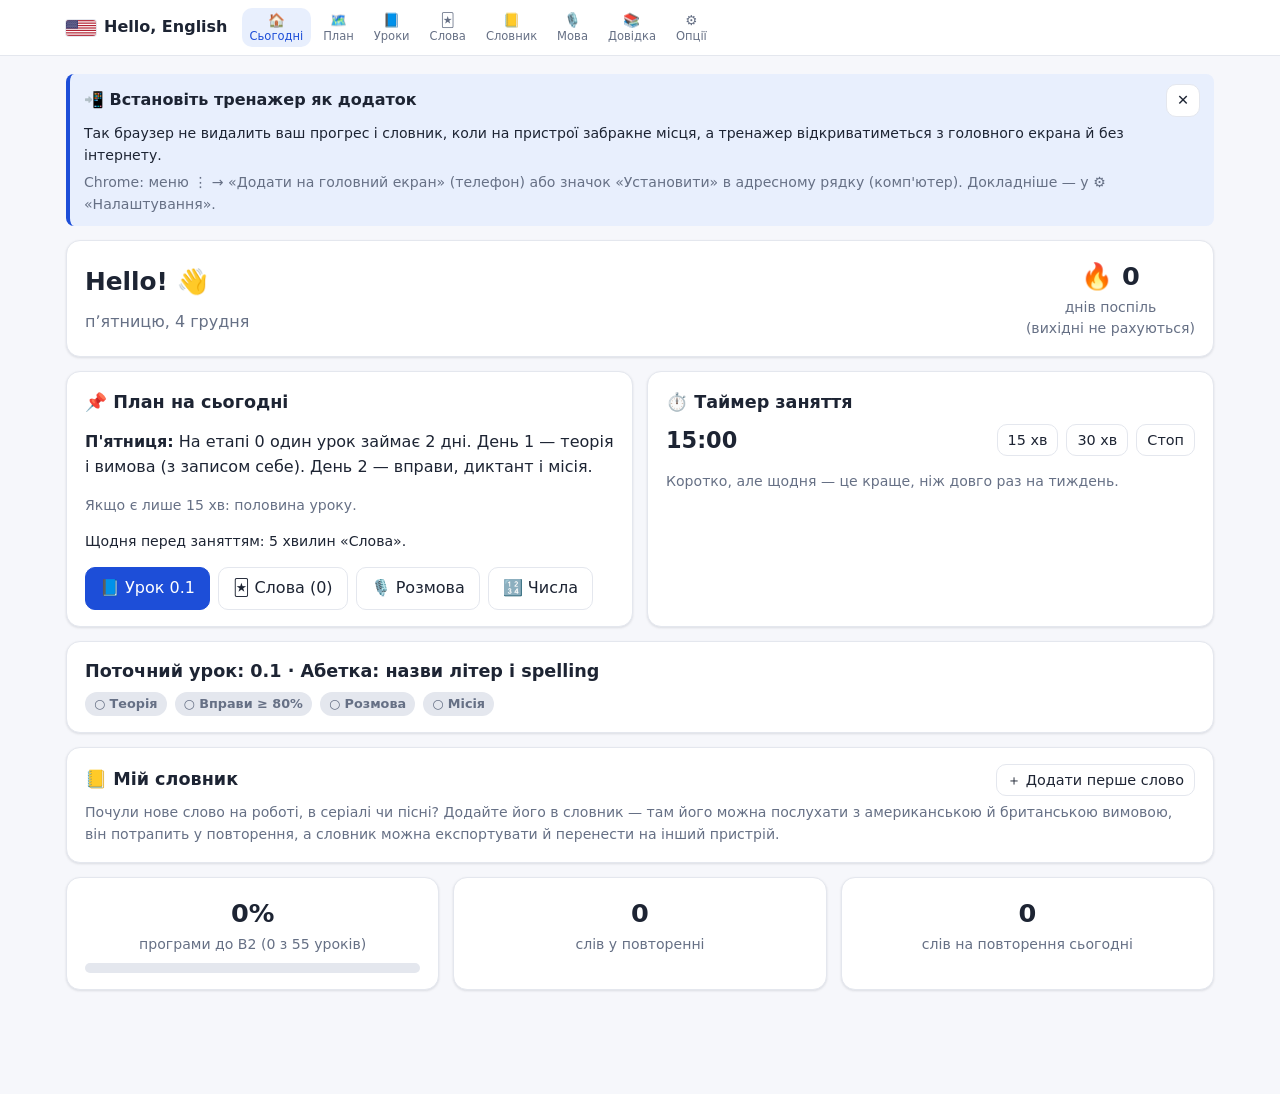
<file: src/index.html>
<!doctype html>
<html lang="uk">
<head>
<meta charset="utf-8">
<meta name="viewport" content="width=device-width,initial-scale=1,viewport-fit=cover">
<title>Hello, English — англійська з нуля до B2</title>
<meta name="description" content="Тренажер англійської мови з нуля до B2 для україномовних: уроки, вправи, слова, озвучення, мій словник.">
<meta name="theme-color" content="#ffffff" media="(prefers-color-scheme: light)">
<meta name="theme-color" content="#181e29" media="(prefers-color-scheme: dark)">
<!-- manifest, іконки й sw.js створює build.mjs у docs/; у src/ (розробка) їх немає, і це нормально -->
<link rel="manifest" href="manifest.webmanifest">
<link rel="apple-touch-icon" href="icons/apple-touch-icon.png">
<meta name="apple-mobile-web-app-title" content="Hello, EN">
<!-- Онлайн-голос (core.js → EN.TTS) і словниковий сервіс (dict.js) не мають отримувати адресу сторінки -->
<meta name="referrer" content="no-referrer">
<!-- Іконку вкладки views2.js → init() малює з прапора в шапці нижче, щоб малюнок жив в одному місці -->
<link rel="icon" href="data:,">
<link rel="stylesheet" href="styles.css">
</head>
<body>
<!-- Прапор США (Executive Order 10834): 19:10, 13 смуг, 50 зірок; з нього build.mjs малює іконки, а views2.js — іконку вкладки -->
<header class="top"><div class="top-inner"><a class="brand" href="#/today" style="text-decoration:none;color:inherit"><span class="logo" title="USA"><svg xmlns="http://www.w3.org/2000/svg" viewBox="0 0 1235 650" aria-hidden="true"><rect width="1235" height="650" fill="#b22234"/><g fill="#ffffff"><rect y="50" width="1235" height="50"/><rect y="150" width="1235" height="50"/><rect y="250" width="1235" height="50"/><rect y="350" width="1235" height="50"/><rect y="450" width="1235" height="50"/><rect y="550" width="1235" height="50"/></g><rect width="494" height="350" fill="#3c3b6e"/><g fill="#ffffff"><path d="M41 15.1L45.4 28.9L60 28.9L48.2 37.5L52.7 51.3L41 42.7L29.2 51.3L33.7 37.5L21.9 28.9L36.5 28.9Z"/><path d="M122.9 15.1L127.3 28.9L141.9 28.9L130.1 37.5L134.6 51.3L122.9 42.7L111.1 51.3L115.6 37.5L103.8 28.9L118.4 28.9Z"/><path d="M204.8 15.1L209.2 28.9L223.8 28.9L212 37.5L216.5 51.3L204.8 42.7L193 51.3L197.5 37.5L185.7 28.9L200.3 28.9Z"/><path d="M286.7 15.1L291.1 28.9L305.7 28.9L293.9 37.5L298.4 51.3L286.7 42.7L274.9 51.3L279.4 37.5L267.6 28.9L282.2 28.9Z"/><path d="M368.6 15.1L373 28.9L387.6 28.9L375.8 37.5L380.3 51.3L368.6 42.7L356.8 51.3L361.3 37.5L349.5 28.9L364.1 28.9Z"/><path d="M450.5 15.1L454.9 28.9L469.5 28.9L457.7 37.5L462.2 51.3L450.5 42.7L438.7 51.3L443.2 37.5L431.4 28.9L446 28.9Z"/><path d="M81.9 50.2L86.4 64L100.9 64L89.2 72.6L93.7 86.4L81.9 77.8L70.1 86.4L74.6 72.6L62.9 64L77.4 64Z"/><path d="M163.8 50.2L168.3 64L182.8 64L171.1 72.6L175.6 86.4L163.8 77.8L152 86.4L156.5 72.6L144.8 64L159.3 64Z"/><path d="M245.7 50.2L250.2 64L264.7 64L253 72.6L257.5 86.4L245.7 77.8L233.9 86.4L238.4 72.6L226.7 64L241.2 64Z"/><path d="M327.6 50.2L332.1 64L346.6 64L334.9 72.6L339.4 86.4L327.6 77.8L315.8 86.4L320.3 72.6L308.6 64L323.1 64Z"/><path d="M409.5 50.2L414 64L428.5 64L416.8 72.6L421.3 86.4L409.5 77.8L397.7 86.4L402.2 72.6L390.5 64L405 64Z"/><path d="M41 85.3L45.4 99.1L60 99.1L48.2 107.7L52.7 121.5L41 112.9L29.2 121.5L33.7 107.7L21.9 99.1L36.5 99.1Z"/><path d="M122.9 85.3L127.3 99.1L141.9 99.1L130.1 107.7L134.6 121.5L122.9 112.9L111.1 121.5L115.6 107.7L103.8 99.1L118.4 99.1Z"/><path d="M204.8 85.3L209.2 99.1L223.8 99.1L212 107.7L216.5 121.5L204.8 112.9L193 121.5L197.5 107.7L185.7 99.1L200.3 99.1Z"/><path d="M286.7 85.3L291.1 99.1L305.7 99.1L293.9 107.7L298.4 121.5L286.7 112.9L274.9 121.5L279.4 107.7L267.6 99.1L282.2 99.1Z"/><path d="M368.6 85.3L373 99.1L387.6 99.1L375.8 107.7L380.3 121.5L368.6 112.9L356.8 121.5L361.3 107.7L349.5 99.1L364.1 99.1Z"/><path d="M450.5 85.3L454.9 99.1L469.5 99.1L457.7 107.7L462.2 121.5L450.5 112.9L438.7 121.5L443.2 107.7L431.4 99.1L446 99.1Z"/><path d="M81.9 120.4L86.4 134.2L100.9 134.2L89.2 142.8L93.7 156.6L81.9 148L70.1 156.6L74.6 142.8L62.9 134.2L77.4 134.2Z"/><path d="M163.8 120.4L168.3 134.2L182.8 134.2L171.1 142.8L175.6 156.6L163.8 148L152 156.6L156.5 142.8L144.8 134.2L159.3 134.2Z"/><path d="M245.7 120.4L250.2 134.2L264.7 134.2L253 142.8L257.5 156.6L245.7 148L233.9 156.6L238.4 142.8L226.7 134.2L241.2 134.2Z"/><path d="M327.6 120.4L332.1 134.2L346.6 134.2L334.9 142.8L339.4 156.6L327.6 148L315.8 156.6L320.3 142.8L308.6 134.2L323.1 134.2Z"/><path d="M409.5 120.4L414 134.2L428.5 134.2L416.8 142.8L421.3 156.6L409.5 148L397.7 156.6L402.2 142.8L390.5 134.2L405 134.2Z"/><path d="M41 155.5L45.4 169.3L60 169.3L48.2 177.9L52.7 191.7L41 183.1L29.2 191.7L33.7 177.9L21.9 169.3L36.5 169.3Z"/><path d="M122.9 155.5L127.3 169.3L141.9 169.3L130.1 177.9L134.6 191.7L122.9 183.1L111.1 191.7L115.6 177.9L103.8 169.3L118.4 169.3Z"/><path d="M204.8 155.5L209.2 169.3L223.8 169.3L212 177.9L216.5 191.7L204.8 183.1L193 191.7L197.5 177.9L185.7 169.3L200.3 169.3Z"/><path d="M286.7 155.5L291.1 169.3L305.7 169.3L293.9 177.9L298.4 191.7L286.7 183.1L274.9 191.7L279.4 177.9L267.6 169.3L282.2 169.3Z"/><path d="M368.6 155.5L373 169.3L387.6 169.3L375.8 177.9L380.3 191.7L368.6 183.1L356.8 191.7L361.3 177.9L349.5 169.3L364.1 169.3Z"/><path d="M450.5 155.5L454.9 169.3L469.5 169.3L457.7 177.9L462.2 191.7L450.5 183.1L438.7 191.7L443.2 177.9L431.4 169.3L446 169.3Z"/><path d="M81.9 190.6L86.4 204.4L100.9 204.4L89.2 213L93.7 226.8L81.9 218.2L70.1 226.8L74.6 213L62.9 204.4L77.4 204.4Z"/><path d="M163.8 190.6L168.3 204.4L182.8 204.4L171.1 213L175.6 226.8L163.8 218.2L152 226.8L156.5 213L144.8 204.4L159.3 204.4Z"/><path d="M245.7 190.6L250.2 204.4L264.7 204.4L253 213L257.5 226.8L245.7 218.2L233.9 226.8L238.4 213L226.7 204.4L241.2 204.4Z"/><path d="M327.6 190.6L332.1 204.4L346.6 204.4L334.9 213L339.4 226.8L327.6 218.2L315.8 226.8L320.3 213L308.6 204.4L323.1 204.4Z"/><path d="M409.5 190.6L414 204.4L428.5 204.4L416.8 213L421.3 226.8L409.5 218.2L397.7 226.8L402.2 213L390.5 204.4L405 204.4Z"/><path d="M41 225.7L45.4 239.5L60 239.5L48.2 248.1L52.7 261.9L41 253.3L29.2 261.9L33.7 248.1L21.9 239.5L36.5 239.5Z"/><path d="M122.9 225.7L127.3 239.5L141.9 239.5L130.1 248.1L134.6 261.9L122.9 253.3L111.1 261.9L115.6 248.1L103.8 239.5L118.4 239.5Z"/><path d="M204.8 225.7L209.2 239.5L223.8 239.5L212 248.1L216.5 261.9L204.8 253.3L193 261.9L197.5 248.1L185.7 239.5L200.3 239.5Z"/><path d="M286.7 225.7L291.1 239.5L305.7 239.5L293.9 248.1L298.4 261.9L286.7 253.3L274.9 261.9L279.4 248.1L267.6 239.5L282.2 239.5Z"/><path d="M368.6 225.7L373 239.5L387.6 239.5L375.8 248.1L380.3 261.9L368.6 253.3L356.8 261.9L361.3 248.1L349.5 239.5L364.1 239.5Z"/><path d="M450.5 225.7L454.9 239.5L469.5 239.5L457.7 248.1L462.2 261.9L450.5 253.3L438.7 261.9L443.2 248.1L431.4 239.5L446 239.5Z"/><path d="M81.9 260.8L86.4 274.6L100.9 274.6L89.2 283.2L93.7 297L81.9 288.4L70.1 297L74.6 283.2L62.9 274.6L77.4 274.6Z"/><path d="M163.8 260.8L168.3 274.6L182.8 274.6L171.1 283.2L175.6 297L163.8 288.4L152 297L156.5 283.2L144.8 274.6L159.3 274.6Z"/><path d="M245.7 260.8L250.2 274.6L264.7 274.6L253 283.2L257.5 297L245.7 288.4L233.9 297L238.4 283.2L226.7 274.6L241.2 274.6Z"/><path d="M327.6 260.8L332.1 274.6L346.6 274.6L334.9 283.2L339.4 297L327.6 288.4L315.8 297L320.3 283.2L308.6 274.6L323.1 274.6Z"/><path d="M409.5 260.8L414 274.6L428.5 274.6L416.8 283.2L421.3 297L409.5 288.4L397.7 297L402.2 283.2L390.5 274.6L405 274.6Z"/><path d="M41 295.9L45.4 309.7L60 309.7L48.2 318.3L52.7 332.1L41 323.5L29.2 332.1L33.7 318.3L21.9 309.7L36.5 309.7Z"/><path d="M122.9 295.9L127.3 309.7L141.9 309.7L130.1 318.3L134.6 332.1L122.9 323.5L111.1 332.1L115.6 318.3L103.8 309.7L118.4 309.7Z"/><path d="M204.8 295.9L209.2 309.7L223.8 309.7L212 318.3L216.5 332.1L204.8 323.5L193 332.1L197.5 318.3L185.7 309.7L200.3 309.7Z"/><path d="M286.7 295.9L291.1 309.7L305.7 309.7L293.9 318.3L298.4 332.1L286.7 323.5L274.9 332.1L279.4 318.3L267.6 309.7L282.2 309.7Z"/><path d="M368.6 295.9L373 309.7L387.6 309.7L375.8 318.3L380.3 332.1L368.6 323.5L356.8 332.1L361.3 318.3L349.5 309.7L364.1 309.7Z"/><path d="M450.5 295.9L454.9 309.7L469.5 309.7L457.7 318.3L462.2 332.1L450.5 323.5L438.7 332.1L443.2 318.3L431.4 309.7L446 309.7Z"/></g></svg></span><span class="brand-name">Hello, English</span></a><nav class="tabs" id="nav"></nav></div></header>
<main id="view"><div class="card">Завантаження…</div></main>
<script src="core.js"></script>
<script src="gen.js"></script>
<script src="exercises.js"></script>
<script src="dict.js"></script>
<script src="data/lessons-a0.js"></script>
<script src="data/lessons-a1a.js"></script>
<script src="data/lessons-a1b.js"></script>
<script src="data/lessons-a2a.js"></script>
<script src="data/lessons-a2b.js"></script>
<script src="data/lessons-b1a.js"></script>
<script src="data/lessons-b1b.js"></script>
<script src="data/lessons-b2a.js"></script>
<script src="data/lessons-b2b.js"></script>
<script src="data/reference.js"></script>
<script src="data/program.js"></script>
<script src="data/resources.js"></script>
<script src="views.js"></script>
<script src="dictview.js"></script>
<script src="views2.js"></script>
</body>
</html>
</file>
<file: src/styles.css>
:root{
  --bg:#f6f7fb; --card:#fff; --text:#1d2433; --muted:#667085; --line:#e4e7ee;
  --blue:#1d4ed8; --blue-soft:#e8effd; --red:#dc2626; --red-soft:#fdecec;
  --green:#12805c; --green-soft:#e6f6ef; --amber:#b25e09; --amber-soft:#fff4e5;
  --radius:14px; --shadow:0 1px 3px rgba(16,24,40,.08),0 1px 2px rgba(16,24,40,.04);
}
@media (prefers-color-scheme:dark){
  :root{--bg:#10141c; --card:#181e29; --text:#e7eaf0; --muted:#98a2b3; --line:#2a3242;
    --blue:#8ab4f8; --blue-soft:#1b2a42; --red:#ff6b6b; --red-soft:#3a1d22;
    --green:#4cc38a; --green-soft:#16302a; --amber:#f0a44b; --amber-soft:#35281a;}
  /* У темній темі синій світлий, і білий текст на ньому майже не читається */
  .btn.primary,.subtabs button.active,.seg button.active{color:#0b1220}
}
*{box-sizing:border-box}
html,body{margin:0;padding:0}
body{font:16px/1.55 "Segoe UI",system-ui,-apple-system,Roboto,Arial,sans-serif;background:var(--bg);color:var(--text)}
a{color:var(--blue)}
h1,h2,h3,h4{line-height:1.25;margin:.2em 0 .5em}
h1{font-size:1.55rem} h2{font-size:1.3rem} h3{font-size:1.1rem} h4{font-size:1rem}
header.top{position:sticky;top:0;z-index:20;background:var(--card);border-bottom:1px solid var(--line)}
.top-inner{max-width:1180px;margin:0 auto;display:flex;align-items:center;gap:14px;padding:8px 16px}
.brand{font-weight:700;white-space:nowrap;display:flex;align-items:center;gap:8px}
.logo{display:inline-block;flex:none;width:30px;height:16px;border-radius:3px;overflow:hidden;box-shadow:0 0 0 1px var(--line)}
.logo svg{display:block;width:100%;height:100%}
nav.tabs{display:flex;gap:4px;overflow-x:auto;scrollbar-width:none}
nav.tabs a{padding:8px 10px;border-radius:10px;text-decoration:none;color:var(--muted);white-space:nowrap;font-weight:500}
nav.tabs a.active{background:var(--blue-soft);color:var(--blue)}
nav.tabs a .lbl-s{display:none}
main{max-width:1180px;margin:0 auto;padding:18px 16px 90px}
.card{background:var(--card);border:1px solid var(--line);border-radius:var(--radius);box-shadow:var(--shadow);padding:16px 18px;margin:0 0 14px}
.grid{display:grid;gap:14px}
.g2{grid-template-columns:repeat(auto-fit,minmax(280px,1fr))}
.g3{grid-template-columns:repeat(auto-fit,minmax(200px,1fr))}
.muted{color:var(--muted)} .small{font-size:.88rem} .center{text-align:center}
.row{display:flex;gap:8px;flex-wrap:wrap;align-items:center}
.spacer{flex:1}
.btn{display:inline-flex;align-items:center;gap:6px;border:1px solid var(--line);background:var(--card);color:var(--text);padding:8px 14px;border-radius:10px;font:inherit;font-weight:500;cursor:pointer;text-decoration:none}
.btn.primary{background:var(--blue);border-color:var(--blue);color:#fff}
.btn.danger{color:var(--red);border-color:var(--red)}
.btn.small{padding:4px 10px;font-size:.9rem}
.btn:disabled{opacity:.5;cursor:default}
.pill{display:inline-block;padding:2px 9px;border-radius:999px;font-size:.8rem;font-weight:600;background:var(--blue-soft);color:var(--blue)}
.pill.green{background:var(--green-soft);color:var(--green)}
.pill.amber{background:var(--amber-soft);color:var(--amber)}
.pill.red{background:var(--red-soft);color:var(--red)}
.pill.gray{background:var(--line);color:var(--muted)}
.bar{height:10px;background:var(--line);border-radius:99px;overflow:hidden}
.bar>i{display:block;height:100%;background:linear-gradient(90deg,var(--blue),#3b82f6);border-radius:99px}
.stat{font-size:1.6rem;font-weight:700}
.say{color:var(--blue);font-weight:600;cursor:pointer;border-bottom:1px dashed transparent}
.say::after{content:" 🔊";font-size:.75em;opacity:.55}
.nosay .say::after,.dict-en .say::after,.dict-ex .say::after{content:""}
table{border-collapse:collapse;width:100%;margin:8px 0 12px;font-size:.95rem}
th,td{border:1px solid var(--line);padding:6px 9px;text-align:left;vertical-align:top}
th{background:var(--blue-soft);font-weight:600}
.tblwrap{overflow-x:auto}
.note{background:var(--amber-soft);border-left:4px solid var(--amber);padding:10px 14px;border-radius:8px;margin:10px 0}
.tip{background:var(--blue-soft);border-left:4px solid var(--blue);padding:10px 14px;border-radius:8px;margin:10px 0}
.good{background:var(--green-soft);border-left:4px solid var(--green);padding:10px 14px;border-radius:8px;margin:10px 0}
.subtabs{display:flex;gap:6px;flex-wrap:wrap;margin:6px 0 14px}
.subtabs button{border:1px solid var(--line);background:var(--card);color:var(--muted);padding:6px 12px;border-radius:99px;font:inherit;cursor:pointer}
.subtabs button.active{background:var(--blue);border-color:var(--blue);color:#fff}
ul.check{list-style:none;padding-left:0} ul.check li{padding:3px 0 3px 26px;position:relative}
ul.check li::before{content:"✓";position:absolute;left:4px;color:var(--green);font-weight:700}
.lesson-item{display:flex;align-items:center;gap:12px;padding:10px 12px;border:1px solid var(--line);border-radius:12px;margin:6px 0;background:var(--card);text-decoration:none;color:var(--text)}
.lesson-item .num{font-weight:700;color:var(--blue);min-width:40px}
.ex-box{max-width:640px;margin:0 auto}
.ex-q{font-size:1.15rem;margin:6px 0 14px}
.opts{display:grid;gap:8px}
.opt{text-align:left;border:1.5px solid var(--line);background:var(--card);color:var(--text);padding:11px 14px;border-radius:12px;font:inherit;cursor:pointer}
.opt.ok{border-color:var(--green);background:var(--green-soft)}
.opt.bad{border-color:var(--red);background:var(--red-soft)}
input[type=text],input[type=number],input[type=search],select,textarea{font:inherit;font-size:16px;padding:10px 12px;border:1.5px solid var(--line);border-radius:10px;background:var(--card);color:var(--text);width:100%}
input[type=text]:focus,textarea:focus{outline:none;border-color:var(--blue)}
input.ok{border-color:var(--green);background:var(--green-soft)} input.bad{border-color:var(--red);background:var(--red-soft)}
.tokens{display:flex;flex-wrap:wrap;gap:6px;min-height:46px;padding:8px;border:1.5px dashed var(--line);border-radius:12px;margin:6px 0}
.tok{padding:6px 11px;border-radius:9px;border:1px solid var(--line);background:var(--blue-soft);color:var(--text);cursor:pointer;font:inherit}
.feedback{margin-top:12px;padding:10px 14px;border-radius:10px}
.feedback.ok{background:var(--green-soft)} .feedback.bad{background:var(--red-soft)} .feedback.near{background:var(--amber-soft)}
.flash{min-height:180px;display:flex;flex-direction:column;align-items:center;justify-content:center;text-align:center;gap:8px}
.flash .front{font-size:1.7rem;font-weight:700}
.flash .back{font-size:1.25rem}
.srs-btns{display:grid;grid-template-columns:repeat(4,1fr);gap:8px;margin-top:12px}
.srs-btns .btn{justify-content:center;flex-direction:column;gap:0}
.srs-btns small{font-weight:400;color:var(--muted);font-size:.75rem}
.big-phrase{font-size:1.5rem;font-weight:700;color:var(--blue);margin:6px 0}
.timer{font-variant-numeric:tabular-nums;font-size:1.4rem;font-weight:700}
details.stage{margin:0 0 12px}
details.stage>summary{cursor:pointer;list-style:none}
details.stage>summary::-webkit-details-marker{display:none}
details.mod{border:1px solid var(--line);border-radius:12px;padding:8px 12px;margin:8px 0;background:var(--card)}
details.mod>summary{cursor:pointer;font-weight:600}
.kv{display:grid;grid-template-columns:150px 1fr;gap:4px 12px;margin-top:8px}
.kv b{color:var(--muted);font-weight:600}
.done-mark{color:var(--green);font-weight:700}
.week-plan td:first-child{white-space:nowrap;font-weight:600}
.today-row{background:var(--blue-soft)}
.toast{position:fixed;left:50%;bottom:84px;transform:translateX(-50%);background:var(--text);color:var(--bg);padding:9px 16px;border-radius:10px;z-index:50;opacity:0;transition:opacity .2s;pointer-events:none}
.toast.show{opacity:.95}
/* Підсвітка при наведенні лише там, де є миша: на сенсорному екрані вона «залипає» після дотику */
@media (hover:hover){
  .btn:hover,.lesson-item:hover,.opt:hover:not(:disabled),.ic:hover{border-color:var(--blue)}
  .btn.primary:hover{filter:brightness(1.08)}
  .say:hover{border-bottom-color:var(--blue)}
}
@media (pointer:coarse){.kbd{display:none}}
.lc-more{margin-top:8px}
.lc-more>summary{cursor:pointer;padding:4px 0}
.lc-more>.row{margin-top:4px!important}
.update-bar{position:fixed;left:50%;bottom:20px;transform:translateX(-50%);z-index:60;display:flex;align-items:center;gap:10px;background:var(--card);color:var(--text);border:1px solid var(--blue);border-radius:12px;padding:8px 10px 8px 14px;box-shadow:0 4px 16px rgba(16,24,40,.18);max-width:calc(100% - 24px)}
.warn-banner{background:var(--amber-soft);border:1px solid var(--amber);color:var(--text);padding:8px 12px;border-radius:10px;margin-bottom:12px;font-size:.92rem}
/* Вісім вкладок із повними підписами вміщаються не на кожному екрані, а ширина залежить від шрифту й емодзі системи.
   Тому views2.js → fitNav вимірює навігацію: тісно — компактні вкладки (як на телефоні), все одно тісно — без назви біля логотипа */
@media (min-width:701px){
  header.nav-compact nav.tabs a{display:flex;flex-direction:column;align-items:center;padding:4px 8px;font-size:.85rem;line-height:1.25}
  header.nav-compact nav.tabs a .lbl{display:none}
  header.nav-compact nav.tabs a .lbl-s{display:block;font-size:.72rem}
  header.nav-tight .brand-name{display:none}
}
@media (max-width:700px){
  body{font-size:15.5px}
  .top-inner{padding:8px 12px}
  nav.tabs{position:fixed;bottom:0;left:0;right:0;background:var(--card);border-top:1px solid var(--line);padding:6px 6px calc(6px + env(safe-area-inset-bottom));justify-content:space-around;z-index:30}
  nav.tabs a{flex:1;min-width:0;padding:6px 2px;font-size:.78rem;display:flex;flex-direction:column;align-items:center}
  nav.tabs a .lbl{display:none}
  nav.tabs a .lbl-s{display:block;font-size:.68rem}
  .kv{grid-template-columns:1fr}
  .srs-btns{grid-template-columns:repeat(2,1fr)}
  .card{padding:14px}
  h1{font-size:1.3rem}
  main{padding-bottom:calc(90px + env(safe-area-inset-bottom))}
  .toast{bottom:calc(84px + env(safe-area-inset-bottom))}
  .update-bar{bottom:calc(76px + env(safe-area-inset-bottom))}
  /* Шапка уроку: мета видна лише на теорії, вкладки — одним рядком із прокруткою, щоб вправа була на першому екрані */
  .lesson-head:not(.tab-theory) .lesson-goals{display:none}
  .subtabs{flex-wrap:nowrap;overflow-x:auto;scrollbar-width:none;margin-bottom:4px}
  .subtabs button{flex:none}
  /* «Програма» на телефоні відкривається з «Уроків»: восьма вкладка в нижній навігації не вміщується */
  nav.tabs a.wide-only{display:none}
  .dict-row{flex-wrap:wrap}
  .dict-actions{width:100%;justify-content:flex-start}
  .ic{min-width:44px;height:40px}
}
.ipa{font-family:"Segoe UI","Lucida Sans Unicode","Arial Unicode MS",system-ui,sans-serif;color:var(--muted);font-size:.92em}
.seg{display:inline-flex;border:1px solid var(--line);border-radius:10px;overflow:hidden}
.seg button{border:0;background:var(--card);color:var(--muted);padding:6px 10px;font:inherit;font-size:.9rem;cursor:pointer}
.seg button+button{border-left:1px solid var(--line)}
.seg button.active{background:var(--blue);color:#fff}
.row.nowrap{flex-wrap:nowrap}
label.small.muted>input,label.small.muted>.row{margin-top:3px}
label.small.muted{display:block}
.dict-row{display:flex;align-items:flex-start;gap:10px;padding:10px 4px;border-bottom:1px solid var(--line)}
.dict-row:last-child{border-bottom:0}
.dict-row.flash-row{background:var(--blue-soft);border-radius:10px;transition:background .3s}
.dict-row.editing{display:block}
.dict-main{flex:1;min-width:0}
.dict-en{font-size:1.08rem}
.dict-en .pill{font-size:.72rem;vertical-align:middle}
.dict-uk{margin-top:2px}
.dict-ex{margin-top:3px;font-style:italic}
.dict-actions{display:flex;gap:4px;flex-wrap:wrap;justify-content:flex-end}
.dict-edit input{margin-top:3px}
.ic{min-width:38px;height:36px;border:1px solid var(--line);border-radius:9px;background:var(--card);color:var(--text);font:inherit;cursor:pointer;padding:0 6px}
.card.inner{box-shadow:none;margin-top:12px;background:var(--bg)}
.file-btn{position:relative}
code{background:var(--blue-soft);padding:1px 5px;border-radius:5px;font-size:.88em}
.flash .ipa{font-size:1rem}
.theory h3{margin-top:1.1em}
@media print{
  header.top,nav.tabs,.btn,.subtabs,.no-print{display:none!important}
  body{background:#fff;color:#000} .card{box-shadow:none;border-color:#ccc}
  details{display:block} details>*{display:block}
  main{padding:0}
}
</file>
